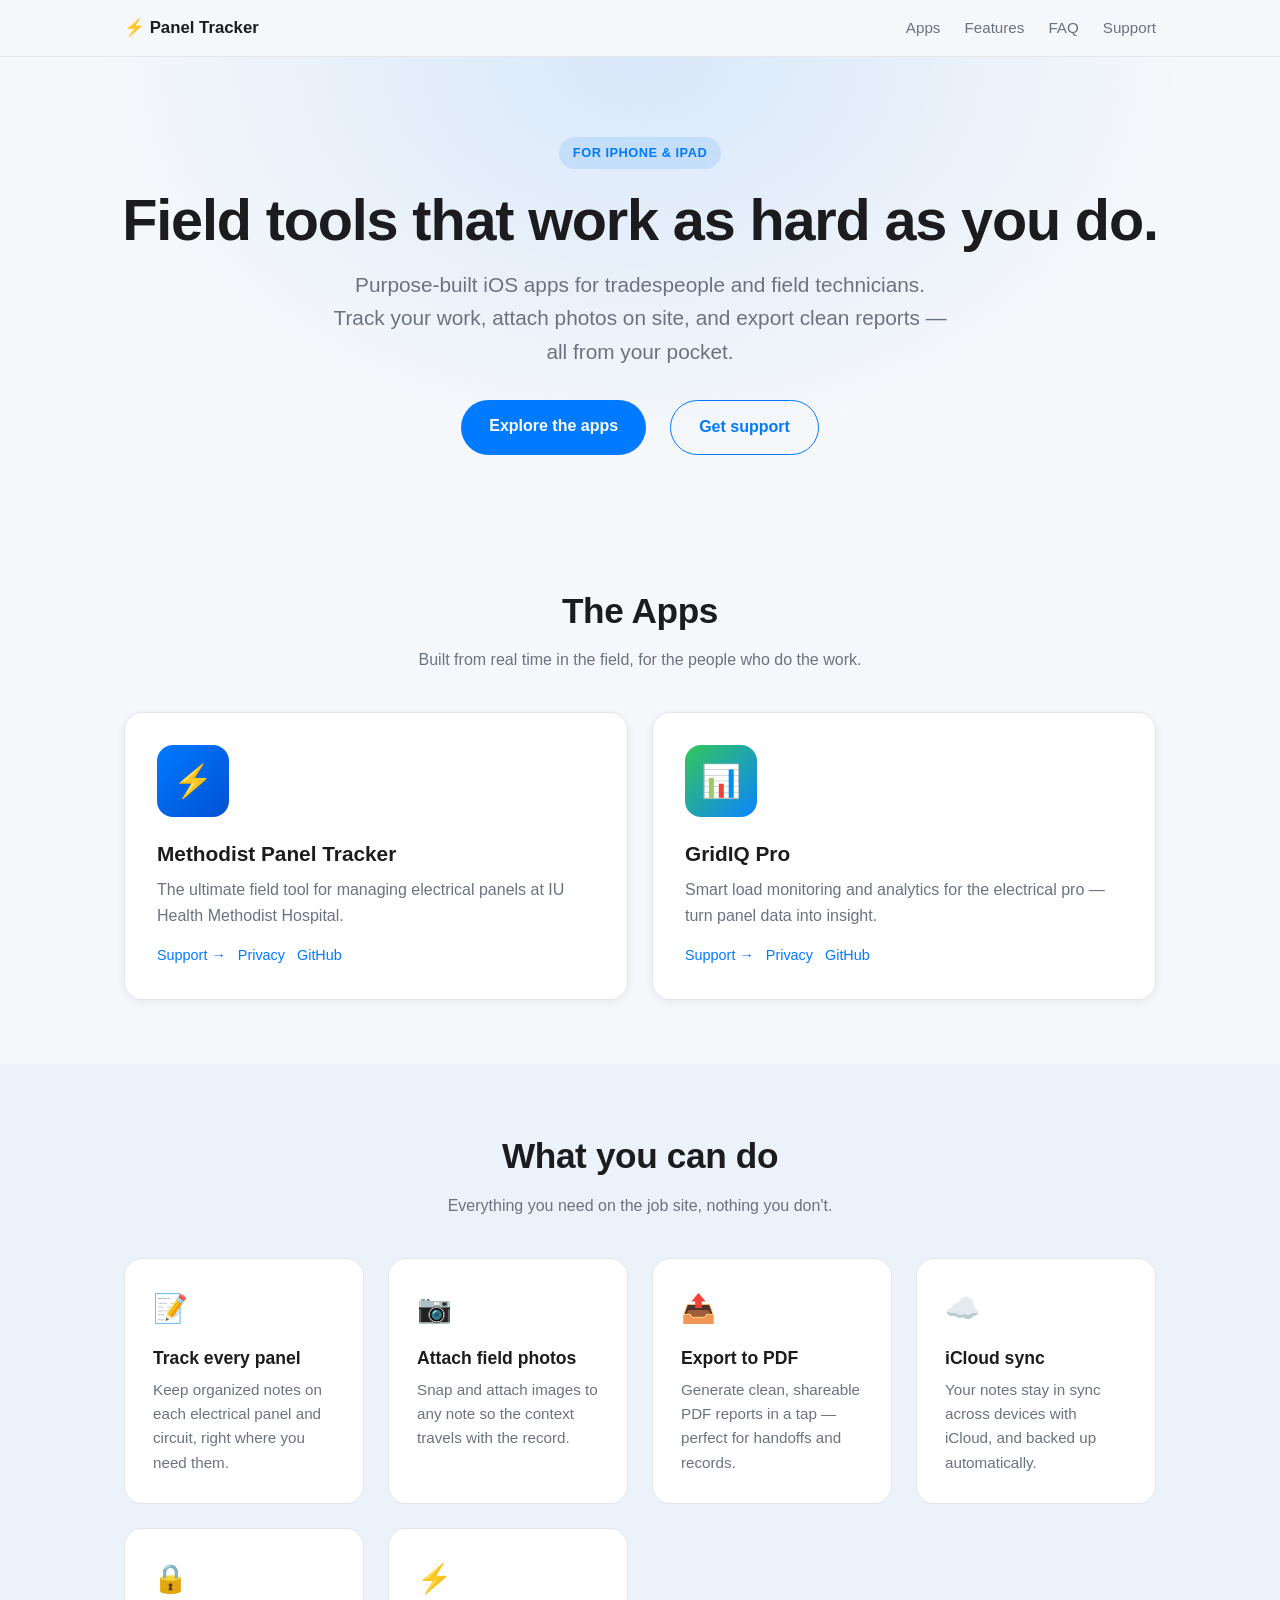
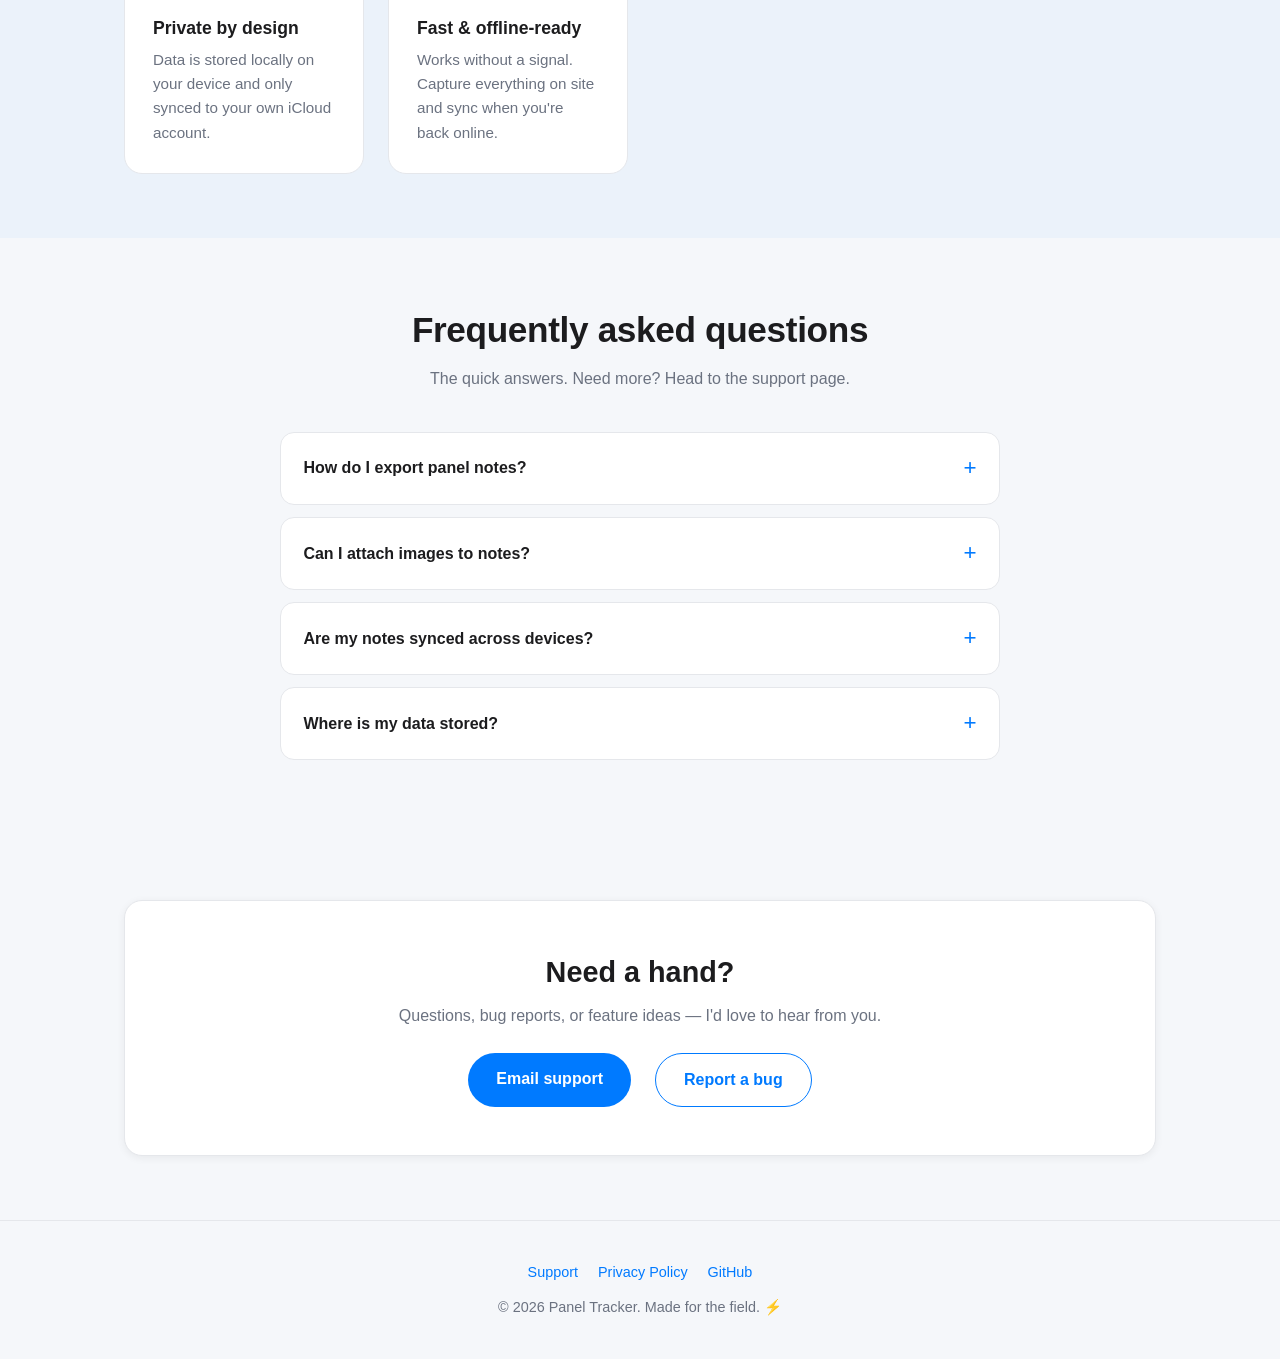
<file: index.html>
<!DOCTYPE html>
<html lang="en">
<head>
  <meta charset="UTF-8" />
  <meta name="viewport" content="width=device-width, initial-scale=1.0" />
  <title>Panel Tracker — iOS Apps</title>
  <meta name="description" content="Methodist Panel Tracker and GridIQ Pro — iOS apps for electrical field professionals. Track panels, monitor loads, attach photos, and export reports right from your iPhone." />
  <link rel="stylesheet" href="styles.css" />
</head>
<body>
  <nav class="nav">
    <div class="container">
      <a href="index.html" class="nav-brand">⚡ Panel Tracker</a>
      <div class="nav-links">
        <a href="#apps">Apps</a>
        <a href="#features">Features</a>
        <a href="#faq">FAQ</a>
        <a href="support.html">Support</a>
      </div>
    </div>
  </nav>

  <header class="hero">
    <span class="badge">For iPhone &amp; iPad</span>
    <h1>Field tools that work as hard as you do.</h1>
    <p>
      Purpose-built iOS apps for tradespeople and field technicians. Track your
      work, attach photos on site, and export clean reports — all from your pocket.
    </p>
    <div class="btn-group">
      <a href="#apps" class="btn">Explore the apps</a>
      <a href="support.html" class="btn btn-secondary">Get support</a>
    </div>
  </header>

  <main>
    <!-- ===== Apps ===== -->
    <section id="apps">
      <div class="container">
        <h2 class="section-title">The Apps</h2>
        <p class="section-subtitle">Built from real time in the field, for the people who do the work.</p>
        <div class="apps-grid">
          <article class="app-card">
            <div class="app-icon">⚡</div>
            <h3>Methodist Panel Tracker</h3>
            <p class="tagline">The ultimate field tool for managing electrical panels at IU Health Methodist Hospital.</p>
            <div class="links">
              <a href="support.html">Support &rarr;</a>
              <a href="privacy.html">Privacy</a>
              <a href="https://github.com/Dholt1981/paneltracker-site">GitHub</a>
            </div>
          </article>

          <article class="app-card">
            <div class="app-icon" style="background:linear-gradient(135deg,#34c759,#0a84ff);">📊</div>
            <h3>GridIQ Pro</h3>
            <p class="tagline">Smart load monitoring and analytics for the electrical pro — turn panel data into insight.</p>
            <div class="links">
              <a href="support.html">Support &rarr;</a>
              <a href="privacy.html">Privacy</a>
              <a href="https://github.com/Dholt1981/paneltracker-site">GitHub</a>
            </div>
          </article>
        </div>
      </div>
    </section>

    <!-- ===== Features ===== -->
    <section id="features" style="background:color-mix(in srgb, var(--accent) 4%, var(--bg));">
      <div class="container">
        <h2 class="section-title">What you can do</h2>
        <p class="section-subtitle">Everything you need on the job site, nothing you don't.</p>
        <div class="features-grid">
          <div class="feature">
            <span class="emoji">📝</span>
            <h4>Track every panel</h4>
            <p>Keep organized notes on each electrical panel and circuit, right where you need them.</p>
          </div>
          <div class="feature">
            <span class="emoji">📷</span>
            <h4>Attach field photos</h4>
            <p>Snap and attach images to any note so the context travels with the record.</p>
          </div>
          <div class="feature">
            <span class="emoji">📤</span>
            <h4>Export to PDF</h4>
            <p>Generate clean, shareable PDF reports in a tap — perfect for handoffs and records.</p>
          </div>
          <div class="feature">
            <span class="emoji">☁️</span>
            <h4>iCloud sync</h4>
            <p>Your notes stay in sync across devices with iCloud, and backed up automatically.</p>
          </div>
          <div class="feature">
            <span class="emoji">🔒</span>
            <h4>Private by design</h4>
            <p>Data is stored locally on your device and only synced to your own iCloud account.</p>
          </div>
          <div class="feature">
            <span class="emoji">⚡</span>
            <h4>Fast &amp; offline-ready</h4>
            <p>Works without a signal. Capture everything on site and sync when you're back online.</p>
          </div>
        </div>
      </div>
    </section>

    <!-- ===== FAQ ===== -->
    <section id="faq">
      <div class="container">
        <h2 class="section-title">Frequently asked questions</h2>
        <p class="section-subtitle">The quick answers. Need more? Head to the support page.</p>
        <div class="faq-list">
          <details class="faq-item">
            <summary>How do I export panel notes?</summary>
            <div class="answer">Tap the export icon 📤 in the top-right corner and select PDF.</div>
          </details>
          <details class="faq-item">
            <summary>Can I attach images to notes?</summary>
            <div class="answer">Yes — tap "Select Image" in the note section to attach field photos.</div>
          </details>
          <details class="faq-item">
            <summary>Are my notes synced across devices?</summary>
            <div class="answer">Yes, if iCloud Key-Value storage is enabled on your devices.</div>
          </details>
          <details class="faq-item">
            <summary>Where is my data stored?</summary>
            <div class="answer">All notes and images are saved locally and optionally backed up with iCloud.</div>
          </details>
        </div>
      </div>
    </section>

    <!-- ===== Contact ===== -->
    <section id="contact">
      <div class="container">
        <div class="cta">
          <h2>Need a hand?</h2>
          <p>Questions, bug reports, or feature ideas — I'd love to hear from you.</p>
          <div class="btn-group">
            <a href="mailto:dholt25@yahoo.com" class="btn">Email support</a>
            <a href="https://github.com/Dholt1981/paneltracker-site/issues" class="btn btn-secondary">Report a bug</a>
          </div>
        </div>
      </div>
    </section>
  </main>

  <footer class="footer">
    <div class="footer-links">
      <a href="support.html">Support</a>
      <a href="privacy.html">Privacy Policy</a>
      <a href="https://github.com/Dholt1981/paneltracker-site">GitHub</a>
    </div>
    <p>&copy; 2026 Panel Tracker. Made for the field. ⚡️</p>
  </footer>
</body>
</html>
</file>
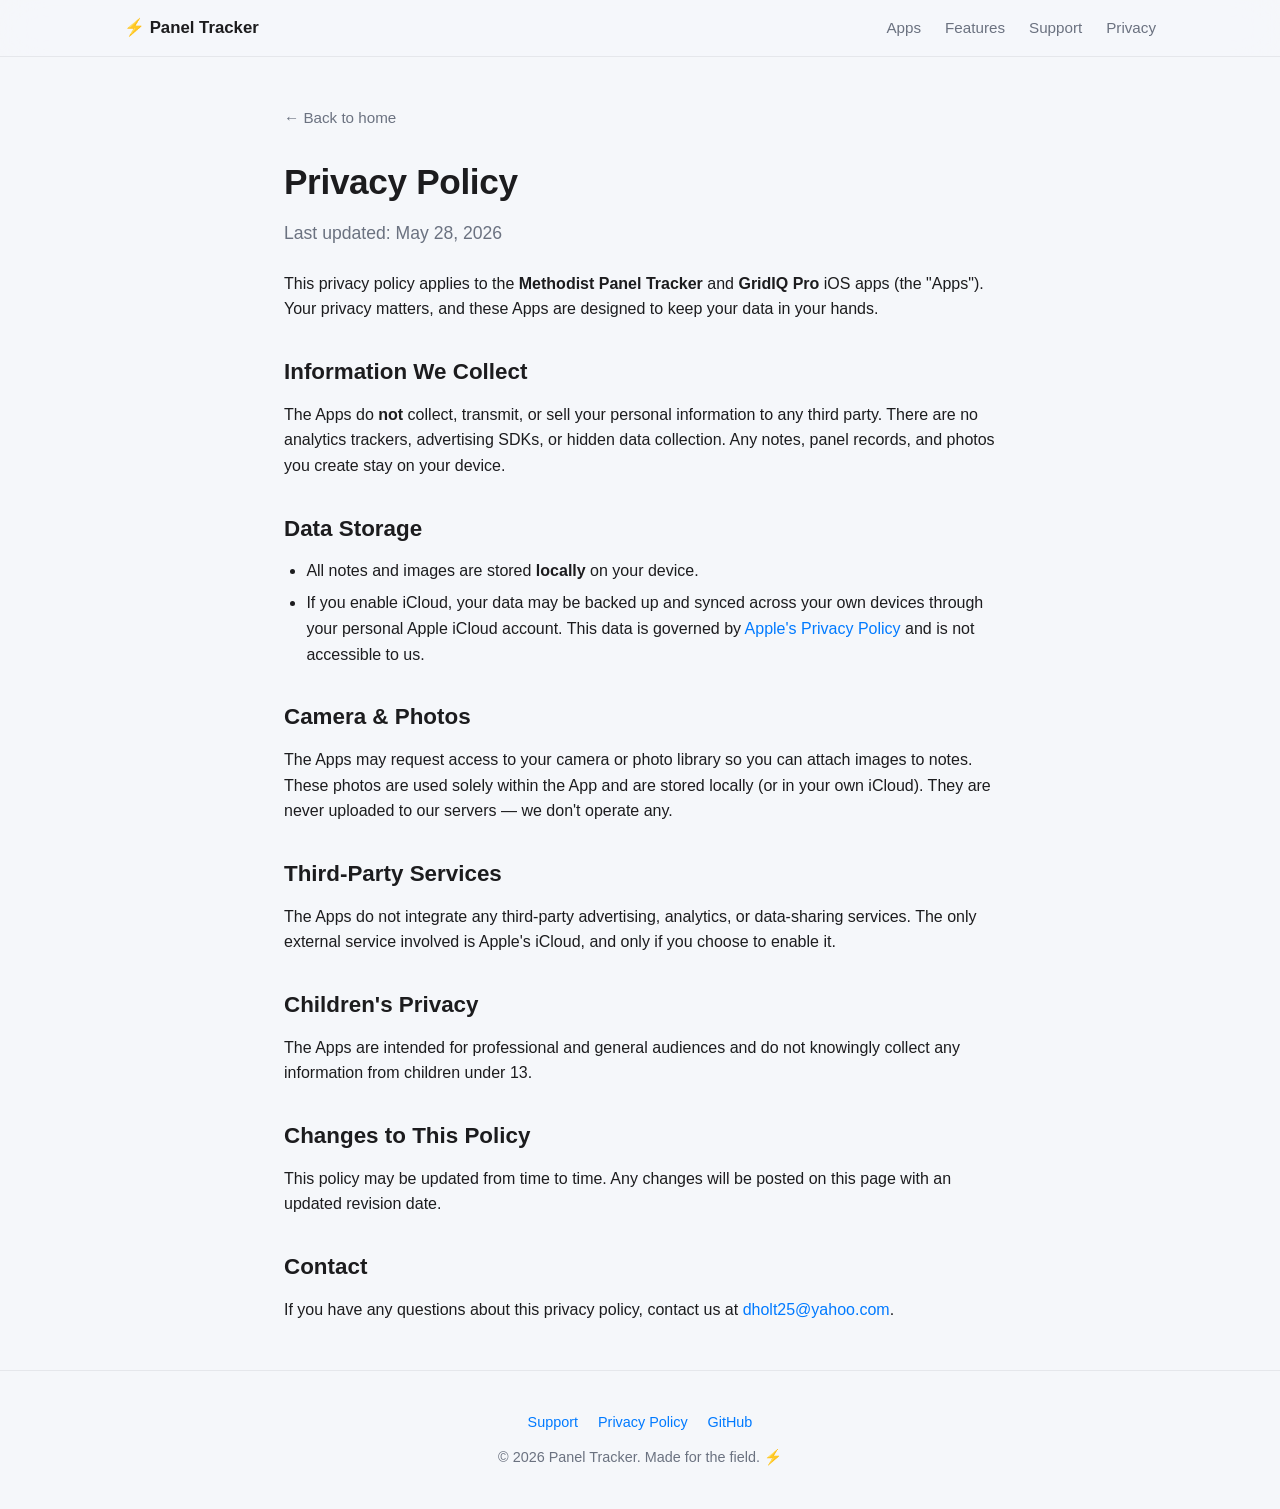
<file: privacy.html>
<!DOCTYPE html>
<html lang="en">
<head>
  <meta charset="UTF-8" />
  <meta name="viewport" content="width=device-width, initial-scale=1.0" />
  <title>Privacy Policy — Panel Tracker</title>
  <meta name="description" content="Privacy policy for Panel Tracker and GridIQ Pro iOS apps." />
  <link rel="stylesheet" href="styles.css" />
</head>
<body>
  <nav class="nav">
    <div class="container">
      <a href="index.html" class="nav-brand">⚡ Panel Tracker</a>
      <div class="nav-links">
        <a href="index.html#apps">Apps</a>
        <a href="index.html#features">Features</a>
        <a href="support.html">Support</a>
        <a href="privacy.html">Privacy</a>
      </div>
    </div>
  </nav>

  <article class="article">
    <a href="index.html" class="back-link">&larr; Back to home</a>
    <h1>Privacy Policy</h1>
    <p class="lead">Last updated: May 28, 2026</p>

    <p>
      This privacy policy applies to the <strong>Methodist Panel Tracker</strong> and
      <strong>GridIQ Pro</strong> iOS apps (the "Apps"). Your privacy matters, and these
      Apps are designed to keep your data in your hands.
    </p>

    <h2>Information We Collect</h2>
    <p>
      The Apps do <strong>not</strong> collect, transmit, or sell your personal information
      to any third party. There are no analytics trackers, advertising SDKs, or hidden data
      collection. Any notes, panel records, and photos you create stay on your device.
    </p>

    <h2>Data Storage</h2>
    <ul>
      <li>All notes and images are stored <strong>locally</strong> on your device.</li>
      <li>
        If you enable iCloud, your data may be backed up and synced across your own devices
        through your personal Apple iCloud account. This data is governed by
        <a href="https://www.apple.com/legal/privacy/">Apple's Privacy Policy</a> and is not
        accessible to us.
      </li>
    </ul>

    <h2>Camera &amp; Photos</h2>
    <p>
      The Apps may request access to your camera or photo library so you can attach images to
      notes. These photos are used solely within the App and are stored locally (or in your
      own iCloud). They are never uploaded to our servers — we don't operate any.
    </p>

    <h2>Third-Party Services</h2>
    <p>
      The Apps do not integrate any third-party advertising, analytics, or data-sharing
      services. The only external service involved is Apple's iCloud, and only if you choose
      to enable it.
    </p>

    <h2>Children's Privacy</h2>
    <p>
      The Apps are intended for professional and general audiences and do not knowingly
      collect any information from children under 13.
    </p>

    <h2>Changes to This Policy</h2>
    <p>
      This policy may be updated from time to time. Any changes will be posted on this page
      with an updated revision date.
    </p>

    <h2>Contact</h2>
    <p>
      If you have any questions about this privacy policy, contact us at
      <a href="mailto:dholt25@yahoo.com">dholt25@yahoo.com</a>.
    </p>
  </article>

  <footer class="footer">
    <div class="footer-links">
      <a href="support.html">Support</a>
      <a href="privacy.html">Privacy Policy</a>
      <a href="https://github.com/Dholt1981/paneltracker-site">GitHub</a>
    </div>
    <p>&copy; 2026 Panel Tracker. Made for the field. ⚡️</p>
  </footer>
</body>
</html>
</file>
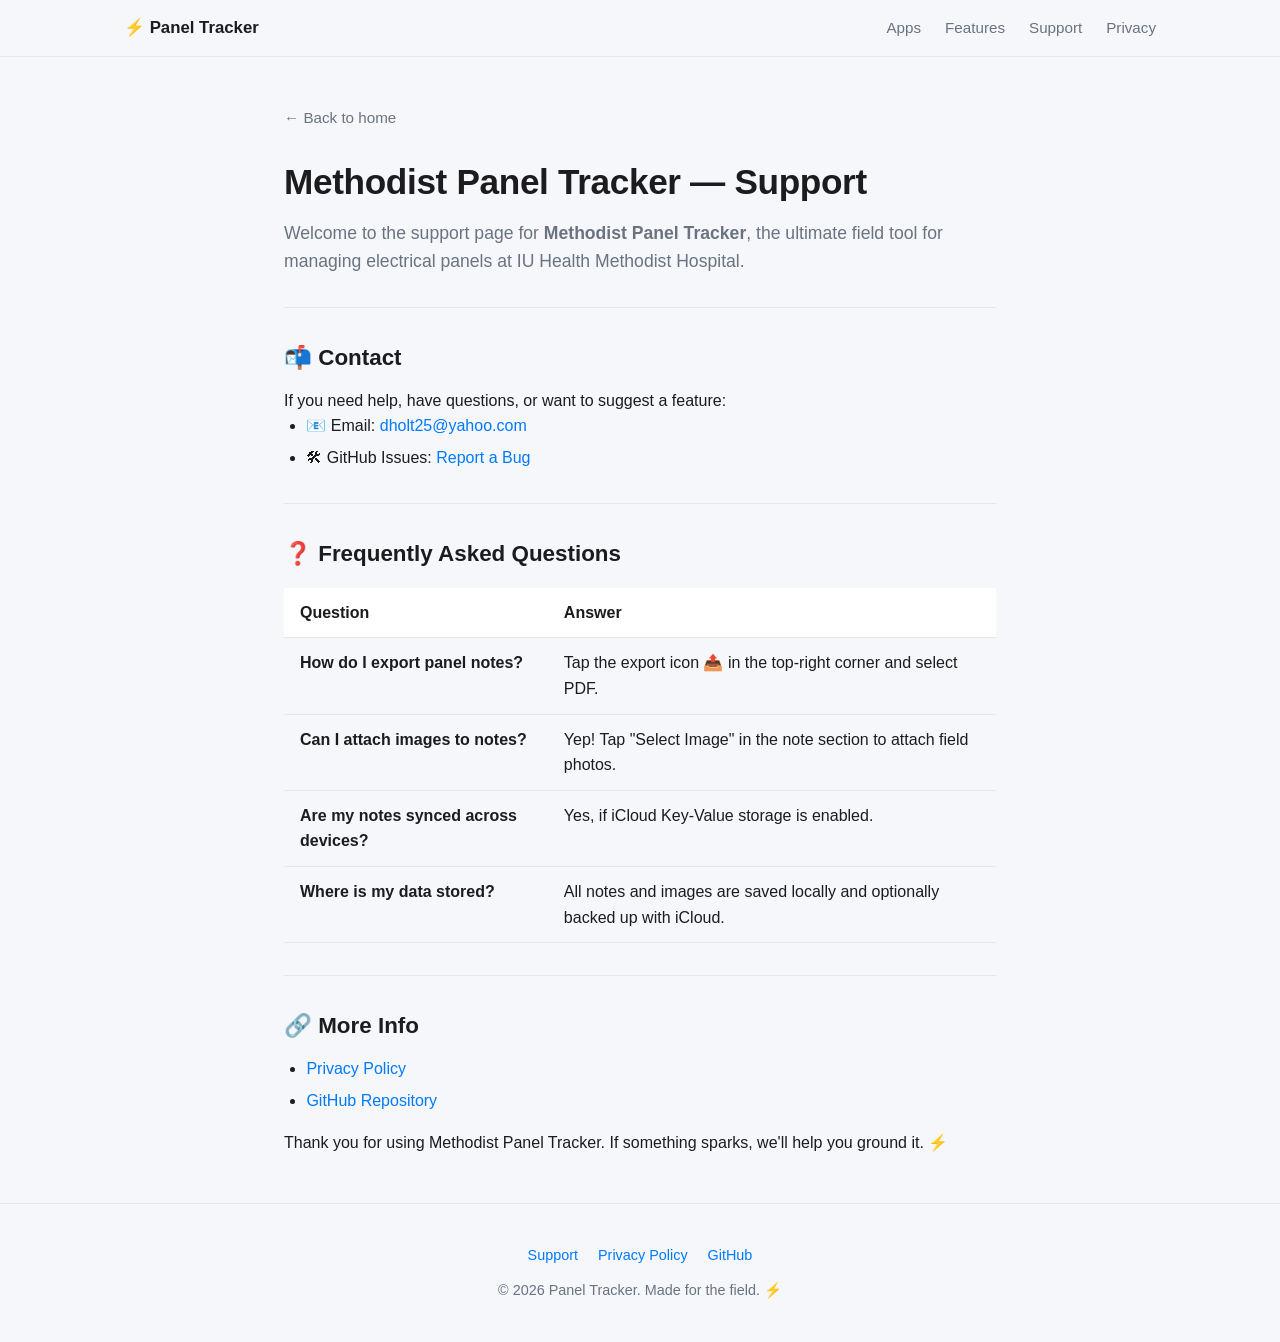
<file: support.html>
<!DOCTYPE html>
<html lang="en">
<head>
  <meta charset="UTF-8" />
  <meta name="viewport" content="width=device-width, initial-scale=1.0" />
  <title>Support — Methodist Panel Tracker</title>
  <meta name="description" content="Support, FAQ, and contact information for Methodist Panel Tracker." />
  <link rel="stylesheet" href="styles.css" />
</head>
<body>
  <nav class="nav">
    <div class="container">
      <a href="index.html" class="nav-brand">⚡ Panel Tracker</a>
      <div class="nav-links">
        <a href="index.html#apps">Apps</a>
        <a href="index.html#features">Features</a>
        <a href="support.html">Support</a>
        <a href="privacy.html">Privacy</a>
      </div>
    </div>
  </nav>

  <article class="article">
    <a href="index.html" class="back-link">&larr; Back to home</a>
    <h1>Methodist Panel Tracker — Support</h1>
    <p class="lead">
      Welcome to the support page for <strong>Methodist Panel Tracker</strong>, the
      ultimate field tool for managing electrical panels at IU Health Methodist Hospital.
    </p>

    <hr />

    <h2>📬 Contact</h2>
    <p>If you need help, have questions, or want to suggest a feature:</p>
    <ul>
      <li>📧 Email: <a href="mailto:dholt25@yahoo.com">dholt25@yahoo.com</a></li>
      <li>🛠 GitHub Issues: <a href="https://github.com/Dholt1981/paneltracker-site/issues">Report a Bug</a></li>
    </ul>

    <hr />

    <h2>❓ Frequently Asked Questions</h2>
    <table>
      <thead>
        <tr><th>Question</th><th>Answer</th></tr>
      </thead>
      <tbody>
        <tr>
          <td><strong>How do I export panel notes?</strong></td>
          <td>Tap the export icon 📤 in the top-right corner and select PDF.</td>
        </tr>
        <tr>
          <td><strong>Can I attach images to notes?</strong></td>
          <td>Yep! Tap "Select Image" in the note section to attach field photos.</td>
        </tr>
        <tr>
          <td><strong>Are my notes synced across devices?</strong></td>
          <td>Yes, if iCloud Key-Value storage is enabled.</td>
        </tr>
        <tr>
          <td><strong>Where is my data stored?</strong></td>
          <td>All notes and images are saved locally and optionally backed up with iCloud.</td>
        </tr>
      </tbody>
    </table>

    <hr />

    <h2>🔗 More Info</h2>
    <ul>
      <li><a href="privacy.html">Privacy Policy</a></li>
      <li><a href="https://github.com/Dholt1981/paneltracker-site">GitHub Repository</a></li>
    </ul>

    <p>Thank you for using Methodist Panel Tracker. If something sparks, we'll help you ground it. ⚡️</p>
  </article>

  <footer class="footer">
    <div class="footer-links">
      <a href="support.html">Support</a>
      <a href="privacy.html">Privacy Policy</a>
      <a href="https://github.com/Dholt1981/paneltracker-site">GitHub</a>
    </div>
    <p>&copy; 2026 Panel Tracker. Made for the field. ⚡️</p>
  </footer>
</body>
</html>
</file>
<file: styles.css>
/* ===== Design tokens ===== */
:root {
  --bg: #f5f7fa;
  --bg-elev: #ffffff;
  --text: #1c1c1e;
  --text-muted: #6b7280;
  --accent: #007aff;
  --accent-dark: #0051d5;
  --border: #e5e7eb;
  --radius: 18px;
  --shadow: 0 10px 30px rgba(0, 0, 0, 0.08);
  --shadow-sm: 0 2px 8px rgba(0, 0, 0, 0.06);
  --max: 1080px;
  --font: -apple-system, BlinkMacSystemFont, "SF Pro Text", "Segoe UI", Roboto,
    Helvetica, Arial, sans-serif;
}

@media (prefers-color-scheme: dark) {
  :root {
    --bg: #000000;
    --bg-elev: #1c1c1e;
    --text: #f5f5f7;
    --text-muted: #98989d;
    --accent: #0a84ff;
    --accent-dark: #409cff;
    --border: #2c2c2e;
    --shadow: 0 10px 30px rgba(0, 0, 0, 0.5);
    --shadow-sm: 0 2px 8px rgba(0, 0, 0, 0.4);
  }
}

* { box-sizing: border-box; margin: 0; padding: 0; }

html { scroll-behavior: smooth; }

body {
  font-family: var(--font);
  background: var(--bg);
  color: var(--text);
  line-height: 1.6;
  -webkit-font-smoothing: antialiased;
}

a { color: var(--accent); text-decoration: none; }
a:hover { text-decoration: underline; }

.container { max-width: var(--max); margin: 0 auto; padding: 0 1.5rem; }

/* ===== Navigation ===== */
.nav {
  position: sticky;
  top: 0;
  z-index: 50;
  background: color-mix(in srgb, var(--bg) 80%, transparent);
  backdrop-filter: saturate(180%) blur(20px);
  -webkit-backdrop-filter: saturate(180%) blur(20px);
  border-bottom: 1px solid var(--border);
}
.nav .container {
  display: flex;
  align-items: center;
  justify-content: space-between;
  height: 56px;
}
.nav-brand { font-weight: 700; font-size: 1.05rem; color: var(--text); }
.nav-brand:hover { text-decoration: none; }
.nav-links { display: flex; gap: 1.5rem; }
.nav-links a { color: var(--text-muted); font-size: 0.95rem; font-weight: 500; }
.nav-links a:hover { color: var(--text); text-decoration: none; }
@media (max-width: 600px) { .nav-links { gap: 1rem; font-size: 0.85rem; } }

/* ===== Hero ===== */
.hero {
  text-align: center;
  padding: 5rem 1.5rem 4rem;
  background:
    radial-gradient(ellipse at top, color-mix(in srgb, var(--accent) 12%, transparent), transparent 60%);
}
.hero .badge {
  display: inline-block;
  font-size: 0.8rem;
  font-weight: 600;
  letter-spacing: 0.04em;
  text-transform: uppercase;
  color: var(--accent);
  background: color-mix(in srgb, var(--accent) 12%, transparent);
  padding: 0.35rem 0.85rem;
  border-radius: 999px;
  margin-bottom: 1.25rem;
}
.hero h1 {
  font-size: clamp(2.2rem, 6vw, 3.6rem);
  font-weight: 800;
  letter-spacing: -0.02em;
  line-height: 1.1;
  margin-bottom: 1rem;
}
.hero p {
  font-size: clamp(1.05rem, 2.5vw, 1.3rem);
  color: var(--text-muted);
  max-width: 620px;
  margin: 0 auto 2rem;
}
.btn {
  display: inline-block;
  background: var(--accent);
  color: #fff;
  font-weight: 600;
  padding: 0.85rem 1.75rem;
  border-radius: 999px;
  transition: background 0.2s, transform 0.1s;
}
.btn:hover { background: var(--accent-dark); text-decoration: none; transform: translateY(-1px); }
.btn-secondary {
  background: transparent;
  color: var(--accent);
  border: 1.5px solid var(--accent);
  margin-left: 0.75rem;
}
.btn-secondary:hover { background: color-mix(in srgb, var(--accent) 10%, transparent); }
.btn-group { display: flex; flex-wrap: wrap; gap: 0.75rem; justify-content: center; }

/* ===== Sections ===== */
section { padding: 4rem 0; }
.section-title {
  text-align: center;
  font-size: clamp(1.6rem, 4vw, 2.2rem);
  font-weight: 700;
  letter-spacing: -0.01em;
  margin-bottom: 0.5rem;
}
.section-subtitle {
  text-align: center;
  color: var(--text-muted);
  max-width: 560px;
  margin: 0 auto 2.5rem;
}

/* ===== App cards ===== */
.apps-grid {
  display: grid;
  grid-template-columns: repeat(auto-fit, minmax(280px, 1fr));
  gap: 1.5rem;
}
.app-card {
  background: var(--bg-elev);
  border: 1px solid var(--border);
  border-radius: var(--radius);
  padding: 2rem;
  box-shadow: var(--shadow-sm);
  transition: transform 0.2s, box-shadow 0.2s;
}
.app-card:hover { transform: translateY(-4px); box-shadow: var(--shadow); }
.app-icon {
  width: 72px;
  height: 72px;
  border-radius: 16px;
  background: linear-gradient(135deg, var(--accent), var(--accent-dark));
  display: flex;
  align-items: center;
  justify-content: center;
  font-size: 2rem;
  margin-bottom: 1.25rem;
}
.app-card h3 { font-size: 1.3rem; margin-bottom: 0.4rem; }
.app-card .tagline { color: var(--text-muted); margin-bottom: 1rem; }
.app-card .links { display: flex; flex-wrap: wrap; gap: 0.75rem; font-size: 0.9rem; }

/* ===== Features ===== */
.features-grid {
  display: grid;
  grid-template-columns: repeat(auto-fit, minmax(240px, 1fr));
  gap: 1.5rem;
}
.feature {
  background: var(--bg-elev);
  border: 1px solid var(--border);
  border-radius: var(--radius);
  padding: 1.75rem;
}
.feature .emoji { font-size: 1.75rem; display: block; margin-bottom: 0.75rem; }
.feature h4 { font-size: 1.1rem; margin-bottom: 0.35rem; }
.feature p { color: var(--text-muted); font-size: 0.95rem; }

/* ===== FAQ ===== */
.faq-list { max-width: 720px; margin: 0 auto; }
.faq-item {
  background: var(--bg-elev);
  border: 1px solid var(--border);
  border-radius: 14px;
  margin-bottom: 0.75rem;
  overflow: hidden;
}
.faq-item summary {
  cursor: pointer;
  padding: 1.1rem 1.4rem;
  font-weight: 600;
  list-style: none;
  display: flex;
  justify-content: space-between;
  align-items: center;
}
.faq-item summary::-webkit-details-marker { display: none; }
.faq-item summary::after { content: "+"; color: var(--accent); font-size: 1.4rem; font-weight: 400; }
.faq-item[open] summary::after { content: "\2212"; }
.faq-item .answer { padding: 0 1.4rem 1.2rem; color: var(--text-muted); }

/* ===== Contact / CTA ===== */
.cta {
  background: var(--bg-elev);
  border: 1px solid var(--border);
  border-radius: var(--radius);
  text-align: center;
  padding: 3rem 2rem;
  box-shadow: var(--shadow-sm);
}
.cta h2 { font-size: 1.8rem; margin-bottom: 0.5rem; }
.cta p { color: var(--text-muted); margin-bottom: 1.5rem; }

/* ===== Footer ===== */
.footer {
  border-top: 1px solid var(--border);
  padding: 2.5rem 1.5rem;
  text-align: center;
  color: var(--text-muted);
  font-size: 0.9rem;
}
.footer .footer-links { margin-bottom: 0.75rem; display: flex; gap: 1.25rem; justify-content: center; flex-wrap: wrap; }

/* ===== Article (support / privacy pages) ===== */
.article { max-width: 760px; margin: 0 auto; padding: 3rem 1.5rem; }
.article h1 { font-size: 2.2rem; letter-spacing: -0.01em; margin-bottom: 0.5rem; }
.article h2 { font-size: 1.4rem; margin: 2rem 0 0.75rem; }
.article p, .article li { color: var(--text); }
.article .lead { color: var(--text-muted); font-size: 1.1rem; margin-bottom: 1.5rem; }
.article ul { padding-left: 1.4rem; margin-bottom: 1rem; }
.article li { margin-bottom: 0.4rem; }
.article table { width: 100%; border-collapse: collapse; margin: 1rem 0; }
.article th, .article td {
  text-align: left;
  padding: 0.75rem 1rem;
  border-bottom: 1px solid var(--border);
  vertical-align: top;
}
.article th { background: var(--bg-elev); font-weight: 600; }
.article hr { border: none; border-top: 1px solid var(--border); margin: 2rem 0; }
.back-link { display: inline-block; margin-bottom: 1.5rem; color: var(--text-muted); font-size: 0.95rem; }
</file>
